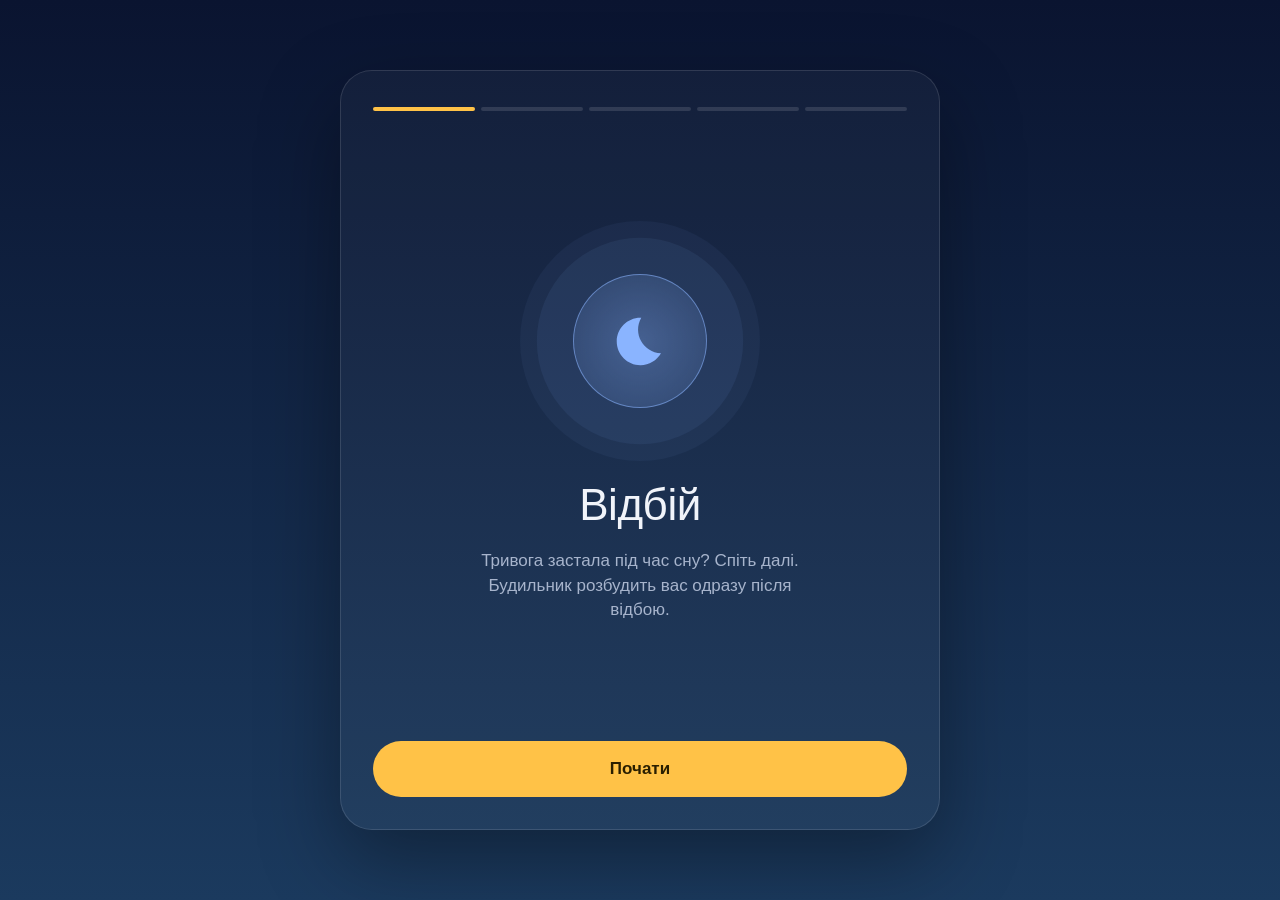
<file: web/index.html>
<!doctype html>
<html lang="uk">
<head>
  <meta charset="utf-8">
  <meta name="viewport" content="width=device-width, initial-scale=1, viewport-fit=cover">
  <title>Відбій</title>
  <meta name="description" content="Будильник, що будить після відбою повітряної тривоги.">
  <link rel="canonical" href="https://vidbiy.ishawyha.dev/">
  <meta property="og:type" content="website">
  <meta property="og:locale" content="uk_UA">
  <meta property="og:site_name" content="Відбій">
  <meta property="og:url" content="https://vidbiy.ishawyha.dev/">
  <meta property="og:title" content="Відбій — будильник після відбою повітряної тривоги">
  <meta property="og:description" content="Спіть під час тривоги. Будильник розбудить, щойно у вашій громаді настане відбій. Android і Web (PWA).">
  <meta property="og:image" content="https://vidbiy.ishawyha.dev/og.png">
  <meta property="og:image:width" content="1200">
  <meta property="og:image:height" content="630">
  <meta property="og:image:alt" content="Відбій: будильник, що будить після відбою повітряної тривоги">
  <meta name="twitter:card" content="summary_large_image">
  <meta name="twitter:title" content="Відбій — будильник після відбою повітряної тривоги">
  <meta name="twitter:description" content="Спіть під час тривоги. Будильник розбудить, щойно у вашій громаді настане відбій.">
  <meta name="twitter:image" content="https://vidbiy.ishawyha.dev/og.png">
  <meta name="theme-color" content="#0A1430">
  <meta name="apple-mobile-web-app-capable" content="yes">
  <meta name="mobile-web-app-capable" content="yes">
  <meta name="apple-mobile-web-app-status-bar-style" content="black-translucent">
  <meta name="apple-mobile-web-app-title" content="Відбій">
  <link rel="manifest" href="manifest.webmanifest">
  <link rel="icon" href="icons/favicon.svg" type="image/svg+xml">
  <link rel="apple-touch-icon" href="icons/apple-touch-icon.png">
  <link rel="stylesheet" href="style.css">
  <script type="module" src="app.js"></script>
</head>
<body>
  <!-- Android: запропонувати програму замість сайту -->
  <section id="get-android" class="screen" hidden>
    <div class="grow center">
      <img class="app-icon" src="icons/icon-192.png" alt="" width="96" height="96">
      <h2>Для Android є програма</h2>
      <p class="lead">Вона надійніша за сайт: будильник спрацює навіть на заблокованому телефоні, а сторінку не треба тримати відкритою.</p>
      <ol class="steps-list">
        <li>Завантажте файл <b>Vidbiy.apk</b>.</li>
        <li>Відкрийте його й дозвольте встановлення з цього джерела.</li>
        <li>Запустіть «Відбій» і дайте дозволи.</li>
      </ol>
    </div>
    <div class="actions">
      <a class="btn primary" id="apk-download" href="https://github.com/OlexiyOdarchuk/vidbiy/releases/latest/download/Vidbiy.apk">Завантажити APK</a>
      <button class="btn text" data-continue>Продовжити на сайті</button>
    </div>
  </section>

  <!-- iPhone у Safari: як додати на початковий екран -->
  <section id="install-ios" class="screen" hidden>
    <div class="grow scroll">
      <div class="center ios-head">
        <img class="app-icon" src="icons/apple-touch-icon.png" alt="" width="96" height="96">
        <h2>Встановіть на iPhone</h2>
        <p class="lead">Так «Відбій» відкриватиметься як окрема програма на весь екран, без панелей Safari.</p>
      </div>
      <div class="cards">
        <div class="card"><span class="badge num">1</span><div><h3>Натисніть «Поділитися»</h3><p>Кнопка <span class="inline-icon" data-icon="share"></span> внизу екрана Safari (на iPad — угорі).</p></div></div>
        <div class="card"><span class="badge num">2</span><div><h3>Оберіть «На початковий екран»</h3><p>Прокрутіть список дій донизу й натисніть <span class="inline-icon" data-icon="add"></span> «На початковий екран».</p></div></div>
        <div class="card"><span class="badge num">3</span><div><h3>Натисніть «Додати»</h3><p>Потім відкрийте «Відбій» з іконки на початковому екрані.</p></div></div>
      </div>
      <p class="foot">Відкрили не в Safari? Скопіюйте адресу й відкрийте її в Safari: інші браузери на iPhone можуть не мати цього пункту.</p>
    </div>
    <div class="actions">
      <button class="btn text" data-continue>Продовжити в браузері</button>
    </div>
  </section>

  <!-- Знайомство з програмою -->
  <section id="onboarding" class="screen" hidden>
    <div class="steps" aria-hidden="true"><i></i><i></i><i></i><i></i><i></i></div>

    <div class="step" data-step="0">
      <div class="grow center">
        <div class="orb" data-phase="IDLE"></div>
        <h1 class="display">Відбій</h1>
        <p class="lead">Тривога застала під час сну? Спіть далі. Будильник розбудить вас одразу після відбою.</p>
      </div>
      <button class="btn primary" data-next>Почати</button>
    </div>

    <div class="step" data-step="1">
      <div class="grow scroll">
        <h2 id="howto-title"></h2>
        <p class="lead" id="howto-lead"></p>
        <div class="cards" id="howto-cards"></div>
      </div>
      <button class="btn primary" data-next>Зрозуміло</button>
    </div>

    <div class="step" data-step="2">
      <div class="grow scroll">
        <h2>Що ще вміє будильник</h2>
        <p class="lead">Усе це вмикається в налаштуваннях, коли знадобиться.</p>
        <div class="cards compact">
          <div class="card info"><span class="badge" data-icon="alarm"></span><div><h3>Кілька будильників на час</h3><p>Наприклад, 07:30 у будні й 10:00 у вихідні. Під час тривоги будильник чекає відбою.</p></div></div>
          <div class="card info"><span class="badge" data-icon="bedtime"></span><div><h3>Правила нічної тривоги</h3><p>Була тривога вночі — будильник спрацює пізніше або не дзвонитиме, як заведено на навчанні чи роботі.</p></div></div>
          <div class="card info"><span class="badge" data-icon="shield"></span><div><h3>Відбій, що утримався</h3><p>Будильник може зачекати кілька хвилин, щоб не будити, якщо тривогу оголосять знову.</p></div></div>
          <div class="card info"><span class="badge" data-icon="charge"></span><div><h3>Перевірка перед сном та історія</h3><p>Попередить про низький заряд чи відсутність інтернету, а зранку покаже, коли була тривога й відбій.</p></div></div>
          <div class="card info"><span class="badge" data-icon="bell"></span><div><h3>Сповіщення, коли сторінка закрита</h3><p>Запасний сигнал, якщо браузер призупинив сторінку.</p></div></div>
          <div class="card info"><span class="badge" data-icon="calc"></span><div><h3>Щоб точно прокинутися</h3><p>Вимкнення через приклад чи струшування телефона, а голос назве причину сигналу й час.</p></div></div>
          <div class="card info"><span class="badge" data-icon="home"></span><div><h3>Розумний дім і статистика</h3><p>Після відбою сайт може надіслати запит, наприклад Home Assistant, щоб увімкнути світло. А статистика покаже, як часто ночі бувають тривожними.</p></div></div>
        </div>
      </div>
      <button class="btn primary" data-next>Далі</button>
    </div>

    <div class="step" data-step="3">
      <h2>Де ви навчаєтесь чи працюєте?</h2>
      <p class="lead">Будильник стежитиме за тривогою саме тут. Можна обрати область, район або громаду.</p>
      <div class="picker grow" id="onboarding-picker"></div>
      <button class="btn primary" data-next id="region-next">Далі</button>
    </div>

    <div class="step" data-step="4">
      <h2>Оберіть звук</h2>
      <p class="lead">Натисніть, щоб послухати. Можна обрати й свій файл.</p>
      <div class="grow scroll" id="onboarding-sounds"></div>
      <button class="btn primary" data-finish>Почати користуватися</button>
    </div>
  </section>

  <!-- Головний екран -->
  <section id="home" class="screen" hidden>
    <header class="topbar">
      <span class="brand desktop-only"><img src="icons/favicon.svg" alt="" width="28" height="28">Відбій</span>
      <button class="chip" id="region-chip"><span data-icon="pin"></span><span id="region-name"></span><span data-icon="down" class="dim"></span></button>
      <a class="icon-btn desktop-only" href="https://github.com/OlexiyOdarchuk/vidbiy" target="_blank" rel="noopener" aria-label="Код на GitHub" title="Код на GitHub"><span data-icon="github"></span></a>
      <button class="icon-btn" id="open-settings" aria-label="Налаштування"><span data-icon="gear"></span></button>
    </header>

    <div class="hero">
      <button class="orb big" id="main-orb" data-phase="IDLE" aria-describedby="orb-hint"></button>
      <span class="hint" id="orb-hint"><span data-icon="touch"></span><span id="hint-text"></span></span>
      <h1 id="title"></h1>
      <p class="lead" id="subtitle"></p>
      <p class="source" id="source" hidden><i></i><span></span></p>
    </div>

    <div class="bottom">
      <div class="banner" id="install-banner" hidden>
        <span data-icon="add"></span>
        <p>Додайте на початковий екран: <span class="inline-icon" data-icon="share"></span> «Поділитися» → «На початковий екран».</p>
      </div>
      <div class="banner bedtime" id="bedtime-card" hidden>
        <span data-icon="warn"></span>
        <div><b>Перед сном варто перевірити</b><ul id="bedtime-list"></ul></div>
      </div>
      <div class="schedule-card" id="schedule-card" role="button" tabindex="0">
        <span class="badge" data-icon="alarm"></span>
        <span class="schedule-text">
          <small>Будильник на час</small>
          <b id="schedule-card-time"></b>
          <small id="schedule-card-sub"></small>
        </span>
        <input type="checkbox" class="switch" id="schedule-card-switch" aria-label="Будильник на час">
      </div>
      <div class="tiles">
        <button class="tile" id="tile-cutoff"><span data-icon="clock"></span><small>Не будити після</small><b id="cutoff-value"></b></button>
        <button class="tile" id="tile-conn"><span data-icon="warn"></span><small>Якщо зник зв'язок</small><b id="conn-value"></b></button>
      </div>
      <div class="phone-card desktop-only">
        <h3>На телефоні</h3>
        <p>Наведіть камеру телефона на код.</p>
        <div class="qr-grid">
          <figure>
            <img src="qr/site.svg" alt="QR-код сайту для iPhone" width="132" height="132">
            <figcaption><b><span data-icon="apple"></span>iPhone</b><span>Відкриє сайт, який можна додати на початковий екран</span>
              <button class="link" id="show-ios-help">Як встановити</button></figcaption>
          </figure>
          <figure>
            <img src="qr/apk.svg" alt="QR-код для завантаження програми на Android" width="132" height="132">
            <figcaption><b><span data-icon="android"></span>Android</b><span>Завантажить програму, яка працює у фоні</span></figcaption>
          </figure>
        </div>
      </div>
      <ol class="how desktop-only">
        <li><b>Оберіть місце</b><span>Область, район або громаду, де ви навчаєтесь чи працюєте.</span></li>
        <li><b>Натисніть на місяць</b><span>Коли тривога застала під час сну. Вкладку не закривайте.</span></li>
        <li><b>Прокиньтеся після відбою</b><span>Пролунає гучний сигнал. Вимкнути його можна однією кнопкою.</span></li>
      </ol>
    </div>
  </section>

  <!-- Налаштування -->
  <section id="settings" class="screen" hidden>
    <header class="topbar">
      <button class="icon-btn" data-back aria-label="Назад"><span data-icon="back"></span></button>
      <h2 class="bar-title">Налаштування</h2>
    </header>
    <div class="scroll">
      <p class="notice" id="settings-locked" hidden>Налаштування можна змінити, коли будильник вимкнено.</p>
      <h4>Будильник</h4>
      <div class="group">
        <button class="row" id="row-schedule"><span class="badge" data-icon="alarm"></span><span><b>Будильники на час</b><small id="row-schedule-value"></small></span><span data-icon="right" class="dim"></span></button>
        <button class="row" id="row-rules"><span class="badge" data-icon="bedtime"></span><span><b>Правила нічної тривоги</b><small id="row-rules-value"></small></span><span data-icon="right" class="dim"></span></button>
        <button class="row" id="row-region"><span class="badge" data-icon="pin"></span><span><b>Регіон</b><small id="row-region-value"></small></span><span data-icon="right" class="dim"></span></button>
        <button class="row" id="row-cutoff"><span class="badge" data-icon="clock"></span><span><b>Не будити після</b><small id="row-cutoff-value"></small></span><span data-icon="right" class="dim"></span></button>
        <button class="row" id="row-sound"><span class="badge" data-icon="music"></span><span><b>Звук будильника</b><small id="row-sound-value"></small></span><span data-icon="right" class="dim"></span></button>
        <label class="row"><span class="badge" data-icon="warn"></span><span><b>Будити, якщо зник зв'язок</b><small>Якщо жодне джерело не відповідає понад 5 хвилин</small></span><input type="checkbox" class="switch" id="conn-switch"></label>
        <button class="row" id="row-stable"><span class="badge" data-icon="shield"></span><span><b>Чекати, щоб відбій утримався</b><small id="row-stable-value"></small></span><span data-icon="right" class="dim"></span></button>
      </div>
      <h4>Вимкнення будильника</h4>
      <div class="group">
        <button class="row" id="row-dismiss"><span class="badge" data-icon="calc"></span><span><b>Як вимикати</b><small id="row-dismiss-value"></small></span><span data-icon="right" class="dim"></span></button>
        <button class="row" id="row-math-level" hidden><span class="badge" data-icon="calc"></span><span><b>Складність прикладів</b><small id="row-math-level-value"></small></span><span data-icon="right" class="dim"></span></button>
        <button class="row" id="row-math-count" hidden><span class="badge" data-icon="check"></span><span><b>Скільки прикладів</b><small id="row-math-count-value"></small></span><span data-icon="right" class="dim"></span></button>
        <button class="row" id="row-shake-count" hidden><span class="badge" data-icon="vibration"></span><span><b>Скільки струсів</b><small id="row-shake-count-value"></small></span><span data-icon="right" class="dim"></span></button>
        <label class="row"><span class="badge" data-icon="voice"></span><span><b>Оголошувати голосом</b><small id="voice-note">Під час сигналу голос назве причину й час</small></span><input type="checkbox" class="switch" id="voice-switch"></label>
      </div>
      <h4>Сповіщення й підказки</h4>
      <div class="group">
        <label class="row"><span class="badge" data-icon="charge"></span><span><b>Перевірка перед сном</b><small>Попередить про низький заряд чи відсутність інтернету</small></span><input type="checkbox" class="switch" id="bedtime-switch"></label>
        <label class="row"><span class="badge" data-icon="vibration"></span><span><b>Повідомляти про початок тривоги</b><small>Тихо, лише вібрацією</small></span><input type="checkbox" class="switch" id="notice-switch"></label>
        <button class="row" id="row-sunrise"><span class="badge" data-icon="sunrise"></span><span><b>Світанок перед будильником</b><small id="row-sunrise-value"></small></span><span data-icon="right" class="dim"></span></button>
        <label class="row"><span class="badge" data-icon="bell"></span><span><b>Сповіщення, коли сторінка закрита</b><small>Запасний сигнал, якщо браузер призупинив сторінку. На iPhone — лише для програми з початкового екрана (iOS 16.4+)</small></span><input type="checkbox" class="switch" id="push-switch"></label>
      </div>
      <h4>Інше</h4>
      <div class="group">
        <button class="row" id="row-history"><span class="badge" data-icon="history"></span><span><b>Історія ночей</b><small>Коли була тривога, відбій і сигнал</small></span><span data-icon="right" class="dim"></span></button>
        <button class="row" id="row-stats"><span class="badge" data-icon="chart"></span><span><b>Статистика</b><small>Ваші ночі й тривоги у вашому місці</small></span><span data-icon="right" class="dim"></span></button>
        <button class="row" id="row-hooks"><span class="badge" data-icon="home"></span><span><b>Розумний дім і вебхуки</b><small id="row-hooks-value"></small></span><span data-icon="right" class="dim"></span></button>
        <button class="row" id="row-test"><span class="badge" data-icon="volume"></span><span><b>Перевірити звук будильника</b></span><span data-icon="right" class="dim"></span></button>
        <button class="row" id="row-howto"><span class="badge" data-icon="info"></span><span><b id="row-howto-title">Як це працює</b></span><span data-icon="right" class="dim"></span></button>
        <a class="row" href="https://github.com/OlexiyOdarchuk/vidbiy/releases/latest" target="_blank" rel="noopener"><span class="badge" data-icon="android"></span><span><b>Програма для Android</b><small>Працює у фоні, навіть коли телефон заблоковано</small></span><span data-icon="right" class="dim"></span></a>
        <a class="row" href="https://github.com/OlexiyOdarchuk/vidbiy" target="_blank" rel="noopener"><span class="badge" data-icon="github"></span><span><b>Відкритий код на GitHub</b><small>Можна переглянути код, повідомити про помилку чи запропонувати ідею</small></span><span data-icon="right" class="dim"></span></a>
      </div>
      <p class="foot">Дані: siren.pp.ua (ukrainealarm), запасне джерело — ubilling.net.ua. Жодне джерело не гарантує 100% надійності, тож для важливих подій варто мати й звичайний будильник.</p>
    </div>
  </section>

  <!-- Вибір регіону -->
  <section id="region" class="screen" hidden>
    <header class="topbar">
      <button class="icon-btn" data-back aria-label="Назад"><span data-icon="back"></span></button>
      <h2 class="bar-title" id="region-title">Регіон</h2>
    </header>
    <div class="picker grow" id="screen-picker"></div>
  </section>

  <!-- Вибір звуку -->
  <section id="sounds" class="screen" hidden>
    <header class="topbar">
      <button class="icon-btn" data-back aria-label="Назад"><span data-icon="back"></span></button>
      <h2 class="bar-title">Звук будильника</h2>
    </header>
    <div class="scroll grow" id="sound-list"></div>
  </section>

  <!-- Будильники на час -->
  <section id="schedule" class="screen" hidden>
    <header class="topbar">
      <button class="icon-btn" data-back aria-label="Назад"><span data-icon="back"></span></button>
      <h2 class="bar-title">Будильники на час</h2>
    </header>
    <div class="scroll grow">
      <p class="lead center-text" id="schedule-next"></p>
      <div class="alarm-list" id="alarm-list"></div>
      <button class="btn tonal wide" id="alarm-add"><span data-icon="plus"></span>Додати будильник</button>
      <h4>Як це працює</h4>
      <div class="group pad">
        <ul class="how-list">
          <li>Перед сном торкніться місяця й не закривайте сторінку: вона чекатиме найближчого будильника.</li>
          <li>У цей час програма перевіряє, чи є тривога в місці будильника.</li>
          <li>Тривоги немає — будильник дзвонить одразу, як звичайний.</li>
          <li>Триває тривога — будильник чекає й будить після відбою.</li>
          <li>Якщо в будильнику ввімкнено «Пізніше після нічної тривоги», спершу діють правила нічної тривоги.</li>
          <li>«Не будити після» діє й тут: якщо відбій настане пізніше, будильник промовчить.</li>
          <li>Немає інтернету — будильник дзвонить за розкладом, щоб ви не проспали.</li>
        </ul>
      </div>
    </div>
  </section>

  <!-- Один будильник на час -->
  <section id="alarm-edit" class="screen" hidden>
    <header class="topbar">
      <button class="icon-btn" data-back aria-label="Назад"><span data-icon="back"></span></button>
      <h2 class="bar-title">Будильник</h2>
      <input type="checkbox" class="switch" id="alarm-switch" aria-label="Увімкнено" style="margin-left:auto">
    </header>
    <div class="scroll grow">
      <label class="schedule-time">
        <input type="time" id="alarm-time" aria-label="Час будильника">
      </label>
      <p class="lead center-text" id="alarm-next"></p>
      <h4>Дні</h4>
      <div class="group pad">
        <div class="days" id="alarm-days"></div>
        <div class="presets" id="alarm-presets"></div>
        <p class="hint-text" id="alarm-days-note" hidden></p>
      </div>
      <h4>Місце</h4>
      <div class="group">
        <button class="row" id="row-alarm-place"><span class="badge" data-icon="pin"></span><span><b id="alarm-place-value"></b><small id="alarm-place-sub"></small></span><span data-icon="right" class="dim"></span></button>
        <button class="row" id="row-alarm-place-reset" hidden><span class="badge" data-icon="undo"></span><span><b>Як основне місце</b><small id="alarm-place-main"></small></span></button>
      </div>
      <h4>Нічна тривога</h4>
      <div class="group">
        <label class="row"><span class="badge" data-icon="bedtime"></span><span><b>Пізніше після нічної тривоги</b><small id="alarm-night-note"></small></span><input type="checkbox" class="switch" id="alarm-night-switch"></label>
        <button class="row" id="row-alarm-rules"><span class="badge" data-icon="gear"></span><span><b>Налаштувати правила</b></span><span data-icon="right" class="dim"></span></button>
      </div>
      <button class="btn text danger wide" id="alarm-delete">Видалити будильник</button>
    </div>
  </section>

  <!-- Правила нічної тривоги -->
  <section id="rules" class="screen" hidden>
    <header class="topbar">
      <button class="icon-btn" data-back aria-label="Назад"><span data-icon="back"></span></button>
      <h2 class="bar-title">Правила нічної тривоги</h2>
    </header>
    <div class="scroll grow">
      <p class="lead rules-lead">Зручно для навчання чи роботи, де після нічної тривоги початок переносять. Якщо вночі була тривога, будильник на час спрацює пізніше або не дзвонитиме.</p>
      <p class="notice" id="rules-usage"></p>
      <h4>Правила</h4>
      <div class="group" id="rules-list"></div>
      <p class="hint-text pad-x" id="rules-empty">Правил ще немає. Наприклад: якщо тривога була з 00:00 до 06:00 — будити о 09:00.</p>
      <button class="btn tonal wide" id="rule-add"><span data-icon="plus"></span>Додати правило</button>
      <h4>Як це працює</h4>
      <div class="group pad">
        <ul class="how-list">
          <li>Правила перевіряються в час будильника за історією тривог у місці будильника.</li>
          <li>Тривалість — сума всіх тривог у заданому проміжку ночі.</li>
          <li>Якщо спрацювало кілька правил, «Не будити» важливіше, інакше обирається найпізніший час.</li>
          <li>У новий час діє звичайна логіка: триває тривога — будильник чекає відбою.</li>
          <li>Не вдалося отримати історію — будильник спрацює за розкладом, щоб ви не проспали.</li>
        </ul>
      </div>
    </div>
  </section>

  <!-- Одне правило -->
  <section id="rule-edit" class="screen" hidden>
    <header class="topbar">
      <button class="icon-btn" data-back aria-label="Назад"><span data-icon="back"></span></button>
      <h2 class="bar-title">Правило</h2>
      <input type="checkbox" class="switch" id="rule-switch" aria-label="Увімкнено" style="margin-left:auto">
    </header>
    <div class="scroll grow">
      <p class="lead center-text rule-summary" id="rule-summary"></p>
      <h4>Проміжок ночі</h4>
      <div class="group pad fields">
        <label class="field"><span>З</span><input type="time" id="rule-from"></label>
        <label class="field"><span>До</span><input type="time" id="rule-to"></label>
      </div>
      <h4>Якщо тривога тривала</h4>
      <div class="group pad">
        <select id="rule-min" class="select" aria-label="Тривалість тривоги"></select>
      </div>
      <h4>Тоді</h4>
      <div class="group pad fields column">
        <select id="rule-action" class="select" aria-label="Дія">
          <option value="AT">Будити о …</option>
          <option value="LATER">Будити пізніше на …</option>
          <option value="SKIP">Не будити</option>
        </select>
        <label class="field" id="rule-at-field"><span>Будити о</span><input type="time" id="rule-at"></label>
        <select id="rule-later" class="select" aria-label="На скільки пізніше"></select>
      </div>
      <button class="btn text danger wide" id="rule-delete">Видалити правило</button>
    </div>
  </section>

  <!-- Історія ночей -->
  <section id="history" class="screen" hidden>
    <header class="topbar">
      <button class="icon-btn" data-back aria-label="Назад"><span data-icon="back"></span></button>
      <h2 class="bar-title">Історія ночей</h2>
    </header>
    <div class="scroll grow">
      <div class="history-list" id="history-list"></div>
      <p class="hint-text pad-x" id="history-empty">Тут з'являться ночі, коли будильник стежив за тривогою.</p>
      <button class="btn text danger wide" id="history-clear">Очистити історію</button>
    </div>
  </section>

  <!-- Розумний дім і вебхуки -->
  <section id="hooks" class="screen" hidden>
    <header class="topbar">
      <button class="icon-btn" data-back aria-label="Назад"><span data-icon="back"></span></button>
      <h2 class="bar-title">Розумний дім і вебхуки</h2>
    </header>
    <div class="scroll grow">
      <p class="lead rules-lead">Сайт надсилатиме запит на вказану адресу, коли щось стається: наприклад, щоб після відбою Home Assistant увімкнув світло чи чайник.</p>
      <div class="group" id="hooks-list"></div>
      <p class="hint-text pad-x" id="hooks-empty">Ще немає жодного вебхука.</p>
      <button class="btn tonal wide" id="hook-add"><span data-icon="plus"></span>Додати вебхук</button>
      <p class="notice">Сайт може надсилати лише на адреси https. Для локальних адрес, як-от http://homeassistant.local, — програма для Android.</p>
    </div>
  </section>

  <!-- Один вебхук -->
  <section id="hook-edit" class="screen" hidden>
    <header class="topbar">
      <button class="icon-btn" data-back aria-label="Назад"><span data-icon="back"></span></button>
      <h2 class="bar-title">Вебхук</h2>
      <input type="checkbox" class="switch" id="hook-switch" aria-label="Увімкнено" style="margin-left:auto">
    </header>
    <div class="scroll grow">
      <h4>Куди</h4>
      <div class="group pad fields column">
        <label class="field"><span>Назва</span><input type="text" id="hook-name" class="text-input" placeholder="Світло в спальні"></label>
        <label class="field"><span>Адреса</span><input type="url" id="hook-url" class="text-input" placeholder="https://…/api/webhook/vidbiy" autocomplete="off" spellcheck="false"></label>
        <p class="hint-text warn-text" id="hook-url-warn" hidden>Сайт може надсилати лише на адреси https.</p>
        <label class="field"><span>Метод</span>
          <select id="hook-method" class="select"><option>POST</option><option>GET</option><option>PUT</option></select>
        </label>
      </div>
      <h4>Коли надсилати</h4>
      <div class="group" id="hook-events"></div>
      <h4>Додатково</h4>
      <div class="group pad fields column">
        <label class="field"><span>Заголовки, по одному в рядку</span><textarea id="hook-headers" class="text-input" rows="2" placeholder="Authorization: Bearer …" spellcheck="false"></textarea></label>
        <label class="field" id="hook-body-field"><span>Тіло запиту</span><textarea id="hook-body" class="text-input mono" rows="4" spellcheck="false"></textarea></label>
        <p class="hint-text">Підстановки: {event}, {event_name}, {place}, {time}, {timestamp}, {reason}. Порожнє тіло — JSON з подією, місцем, часом і причиною.</p>
        <p class="hint-text">Home Assistant: створіть автоматизацію з тригером «Webhook», а тут вкажіть її адресу, наприклад https://ваш-домен/api/webhook/vidbiy.</p>
      </div>
      <button class="btn tonal wide" id="hook-test"><span data-icon="play"></span>Надіслати перевірку</button>
      <p class="lead center-text hook-last" id="hook-last"></p>
      <button class="btn text danger wide" id="hook-delete">Видалити вебхук</button>
    </div>
  </section>

  <!-- Статистика -->
  <section id="stats" class="screen" hidden>
    <header class="topbar">
      <button class="icon-btn" data-back aria-label="Назад"><span data-icon="back"></span></button>
      <h2 class="bar-title">Статистика</h2>
    </header>
    <div class="scroll grow">
      <h4>Ваші ночі за 30 днів</h4>
      <div class="stat-grid" id="stats-mine"></div>
      <p class="hint-text pad-x" id="stats-mine-note"></p>
      <h4 id="stats-region-title">Тривоги у вашому місці</h4>
      <div class="group pad" id="stats-chart-box">
        <p class="chart-title">Тривога вночі (18:00–09:00), останні 14 ночей</p>
        <div class="bars" id="stats-bars" role="img"></div>
        <div class="bars-axis"><span id="stats-axis-from"></span><span>сьогодні</span></div>
      </div>
      <div class="stat-grid" id="stats-region"></div>
      <p class="hint-text pad-x" id="stats-region-note"></p>
    </div>
  </section>

  <!-- Нічний режим: затемнений екран, поки чекаємо на відбій -->
  <div id="night" hidden>
    <div class="night-inner">
      <div class="night-clock" id="night-clock"></div>
      <div class="night-status" id="night-status"></div>
      <div class="night-tip">Торкніться, щоб показати</div>
    </div>
  </div>

  <!-- Будильник -->
  <section id="alarm" hidden>
    <div class="alarm-clock" id="alarm-clock"></div>
    <div class="center">
      <div class="orb big" data-phase="RINGING"></div>
      <h1>Прокидайтеся!</h1>
      <p class="lead" id="alarm-reason"></p>
    </div>
    <div class="alarm-task" id="alarm-task" hidden>
      <div id="task-math" hidden>
        <p class="task-progress" id="task-math-progress"></p>
        <p class="task-problem" id="task-problem"></p>
        <form id="task-form" class="task-form">
          <input type="text" id="task-answer" inputmode="numeric" autocomplete="off" aria-label="Відповідь" enterkeyhint="done">
          <button class="btn primary">Перевірити</button>
        </form>
        <p class="task-wrong" id="task-wrong" hidden>Неправильно, ось інший приклад</p>
      </div>
      <div id="task-shake" hidden>
        <p class="task-problem small">Струсніть телефон</p>
        <p class="task-progress" id="task-shake-count"></p>
        <div class="meter"><i id="task-shake-bar"></i></div>
      </div>
    </div>
    <div class="alarm-actions">
      <button class="btn primary tall" id="alarm-stop">Вимкнути</button>
      <button class="btn text" id="alarm-snooze"><span data-icon="snooze"></span>Ще 5 хвилин</button>
    </div>
  </section>

  <dialog id="cutoff-dialog">
    <form method="dialog">
      <h3>Не будити після</h3>
      <p>Якщо відбій настане пізніше, будильник вимкнеться без сигналу. Наприклад, коли пари вже закінчились.</p>
      <input type="time" id="cutoff-input" value="14:30">
      <div class="dialog-actions">
        <button value="clear" class="btn text">Без обмеження</button>
        <button value="ok" class="btn text accent">Готово</button>
      </div>
    </form>
  </dialog>

  <dialog id="choice-dialog">
    <form method="dialog">
      <h3 id="choice-title"></h3>
      <p id="choice-note" hidden></p>
      <div class="choice-list" id="choice-list"></div>
      <div class="dialog-actions">
        <button value="" class="btn text">Скасувати</button>
      </div>
    </form>
  </dialog>

  <dialog id="bedtime-dialog">
    <form method="dialog">
      <h3>Перед сном варто перевірити</h3>
      <ul class="bedtime-items" id="bedtime-dialog-list"></ul>
      <div class="dialog-actions">
        <button value="" class="btn text">Скасувати</button>
        <button value="arm" class="btn text accent">Увімкнути все одно</button>
      </div>
    </form>
  </dialog>

  <div id="toast" role="status" hidden></div>

  <audio id="sound" loop preload="auto"></audio>
</body>
</html>
</file>
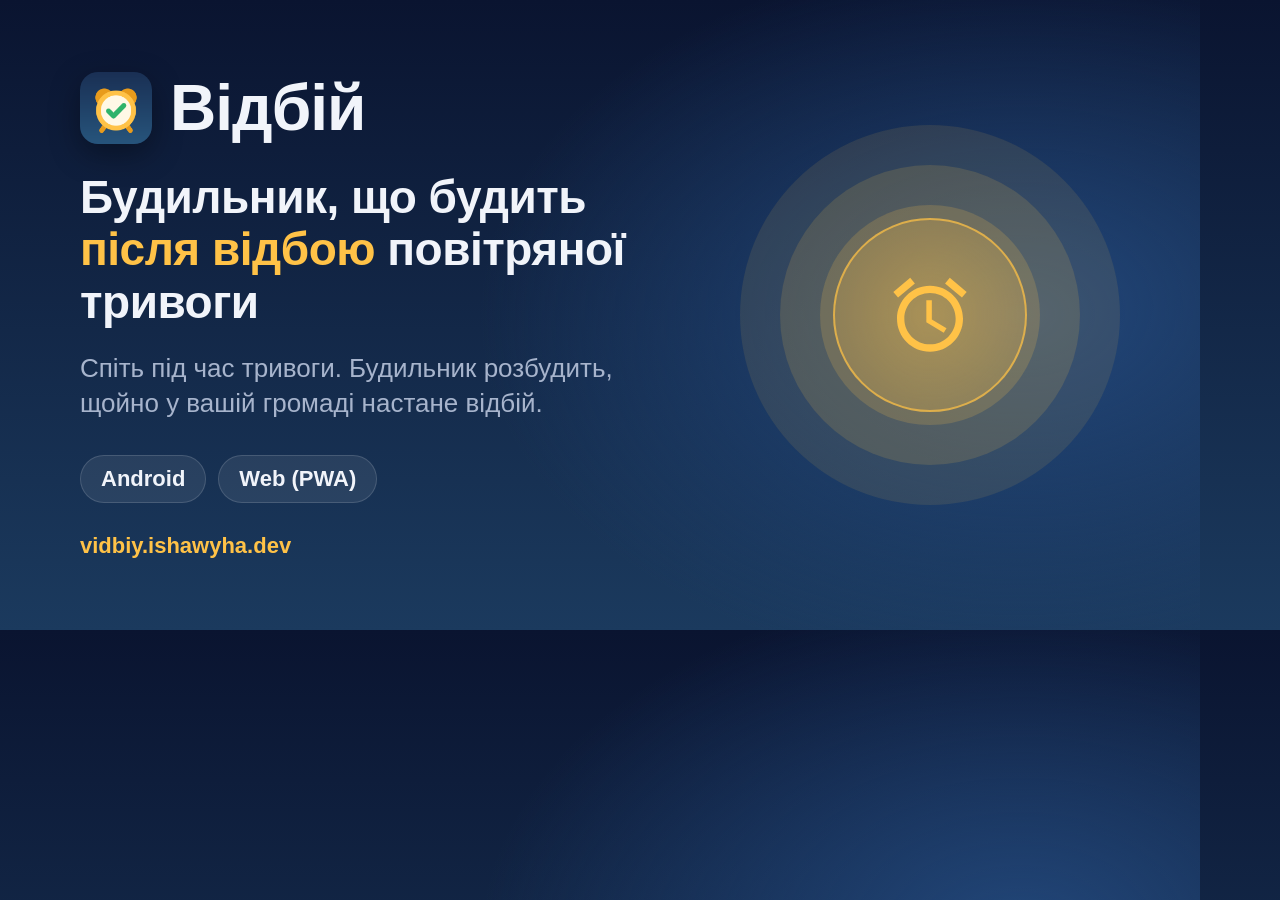
<file: tools/og.html>
<!doctype html>
<html lang="uk">
<head>
<meta charset="utf-8">
<style>
  html, body { margin: 0; width: 1200px; height: 630px; overflow: hidden; }
  body {
    background: radial-gradient(900px 600px at 85% 50%, #22477a 0%, transparent 60%), linear-gradient(#0a1430, #1b3a5e);
    color: #f1f4fa; font-family: "Inter", "Roboto", "Noto Sans", sans-serif;
    display: flex; align-items: center; padding: 0 80px; box-sizing: border-box; gap: 40px;
  }
  .text { flex: 1; }
  .brand { display: flex; align-items: center; gap: 18px; margin-bottom: 26px; }
  .brand img { width: 72px; height: 72px; border-radius: 18px; box-shadow: 0 10px 30px rgba(0,0,0,.35); }
  .brand span { font-size: 64px; font-weight: 700; letter-spacing: -1px; }
  h1 { margin: 0 0 22px; font-size: 46px; line-height: 1.15; font-weight: 650; letter-spacing: -.5px; max-width: 640px; }
  h1 em { font-style: normal; color: #ffc247; }
  p { margin: 0 0 34px; font-size: 26px; color: #a7b4cc; max-width: 600px; line-height: 1.35; }
  .chips { display: flex; gap: 12px; }
  .chips span { padding: 10px 20px; border-radius: 999px; background: rgba(255,255,255,.08); border: 1px solid rgba(255,255,255,.14); font-size: 22px; font-weight: 600; }
  .domain { margin-top: 30px; font-size: 22px; color: #ffc247; font-weight: 600; }
  .orb { position: relative; width: 380px; height: 380px; flex: none; display: grid; place-items: center; }
  .orb i { position: absolute; inset: 0; border-radius: 50%; background: rgba(255,194,71,.10); }
  .orb i:nth-child(2) { inset: 40px; background: rgba(255,194,71,.14); }
  .orb i:nth-child(3) { inset: 80px; background: rgba(255,194,71,.18); }
  .core { position: relative; width: 190px; height: 190px; border-radius: 50%; display: grid; place-items: center;
    background: radial-gradient(rgba(255,194,71,.40), rgba(255,194,71,.14)); border: 2px solid rgba(255,194,71,.7); }
  .core svg { width: 88px; height: 88px; fill: #ffc247; }
</style>
</head>
<body>
  <div class="text">
    <div class="brand"><img src="../web/icons/icon-512.png" alt=""><span>Відбій</span></div>
    <h1>Будильник, що будить <em>після відбою</em> повітряної тривоги</h1>
    <p>Спіть під час тривоги. Будильник розбудить, щойно у вашій громаді настане відбій.</p>
    <div class="chips"><span>Android</span><span>Web (PWA)</span></div>
    <div class="domain">vidbiy.ishawyha.dev</div>
  </div>
  <div class="orb"><i></i><i></i><i></i>
    <div class="core"><svg viewBox="0 0 24 24"><path d="M22 5.72l-4.6-3.86-1.29 1.53 4.6 3.86L22 5.72zM7.88 3.39L6.6 1.86 2 5.71l1.29 1.53 4.59-3.85zM12.5 8H11v6l4.75 2.85.75-1.23-4-2.37V8zM12 4c-4.97 0-9 4.03-9 9s4.02 9 9 9c4.97 0 9-4.03 9-9s-4.03-9-9-9zm0 16c-3.87 0-7-3.13-7-7s3.13-7 7-7 7 3.13 7 7-3.13 7-7 7z"/></svg></div>
  </div>
</body>
</html>
</file>
<file: web/style.css>
:root {
  --sky-top: #0a1430;
  --sky-bottom: #1b3a5e;
  --glass: rgba(255, 255, 255, 0.08);
  --glass-border: rgba(255, 255, 255, 0.12);
  --dialog: #1a2a4a;
  --amber: #ffc247;
  --on-amber: #2a1f00;
  --green: #3dd68c;
  --red: #ff6b6b;
  --blue: #8ab4ff;
  --text: #f1f4fa;
  --text-dim: #a7b4cc;
  --gutter: 20px;
  color-scheme: dark;
}

* { box-sizing: border-box; -webkit-tap-highlight-color: transparent; }
[hidden] { display: none !important; }

html, body { margin: 0; height: 100%; }
body {
  background: linear-gradient(var(--sky-top), var(--sky-bottom)) fixed;
  background-color: var(--sky-top);
  color: var(--text);
  font: 16px/1.45 -apple-system, BlinkMacSystemFont, "SF Pro Text", "Segoe UI", Roboto, sans-serif;
  -webkit-font-smoothing: antialiased;
  overscroll-behavior: none;
}
button, input, a { font: inherit; color: inherit; }
button { background: none; border: 0; padding: 0; cursor: pointer; }
a { text-decoration: none; }

svg.i { width: 24px; height: 24px; fill: currentColor; flex: none; display: block; }
.dim { color: var(--text-dim); }
.inline-icon svg.i { display: inline-block; width: 18px; height: 18px; vertical-align: -3px; color: var(--amber); }

h1, h2, h3, h4, p { margin: 0; }
h1 { font-size: 28px; font-weight: 650; letter-spacing: -0.01em; }
h2 { font-size: 26px; font-weight: 650; letter-spacing: -0.01em; }
.display { font-size: 44px; font-weight: 300; }
.lead { color: var(--text-dim); font-size: 17px; max-width: 360px; }

/* Екрани */
.screen {
  min-height: 100dvh;
  display: flex;
  flex-direction: column;
  padding: calc(env(safe-area-inset-top) + 12px) calc(env(safe-area-inset-right) + var(--gutter))
    calc(env(safe-area-inset-bottom) + 16px) calc(env(safe-area-inset-left) + var(--gutter));
  max-width: 560px;
  margin: 0 auto;
}
.grow { flex: 1; min-height: 0; }
.center { display: flex; flex-direction: column; align-items: center; justify-content: center; text-align: center; gap: 12px; }
.scroll { overflow-y: auto; -webkit-overflow-scrolling: touch; }

.topbar { display: flex; align-items: center; gap: 8px; min-height: 52px; margin-bottom: 8px; }
.topbar .chip { margin-right: auto; }
.bar-title { font-size: 21px; }
.icon-btn { width: 44px; height: 44px; border-radius: 50%; display: grid; place-items: center; color: var(--text-dim); }
.icon-btn:active { background: var(--glass); }

.chip {
  display: inline-flex; align-items: center; gap: 6px;
  padding: 8px 10px 8px 12px; border-radius: 999px;
  background: var(--glass); border: 1px solid var(--glass-border);
  font-weight: 600; font-size: 15px; max-width: 75%;
}
.chip svg.i { width: 18px; height: 18px; }
.chip [data-icon="pin"] { color: var(--amber); }
#region-name { white-space: nowrap; overflow: hidden; text-overflow: ellipsis; }

/* Кнопки */
.btn {
  display: inline-flex; align-items: center; justify-content: center; gap: 8px;
  min-height: 56px; padding: 0 24px; border-radius: 999px; font-weight: 650; font-size: 17px;
  transition: transform .12s ease, opacity .12s ease;
}
.btn:active { transform: scale(0.97); }
.btn.primary { width: 100%; background: var(--amber); color: var(--on-amber); }
.btn.tall { min-height: 68px; font-size: 20px; }
.btn.tonal { background: rgba(255, 194, 71, 0.16); color: var(--amber); }
.btn.text { color: var(--text); min-height: 48px; }
.btn.text.accent { color: var(--amber); }

/* Сфера стану */
.orb {
  --c: var(--blue);
  position: relative; width: 210px; height: 210px; flex: none;
  display: grid; place-items: center; border-radius: 50%;
  transition: transform .15s ease;
}
.orb.big { width: min(250px, 62vw); height: min(250px, 62vw); }
button.orb:active { transform: scale(0.93); }
.orb[data-phase="ALERT"] { --c: var(--red); }
.orb[data-phase="RINGING"], .orb[data-phase="SNOOZED"] { --c: var(--amber); }
.orb .ring {
  position: absolute; inset: 0; border-radius: 50%;
  background: color-mix(in srgb, var(--c) 28%, transparent);
  transform: scale(0.56); opacity: 0;
}
.orb[data-phase="IDLE"] .ring { animation: none; opacity: 1; transform: scale(0.86); background: color-mix(in srgb, var(--c) 7%, transparent); }
.orb[data-phase="IDLE"] .ring:nth-child(2) { transform: scale(1); background: color-mix(in srgb, var(--c) 5%, transparent); }
.orb[data-phase="IDLE"] .ring:nth-child(3) { display: none; }
.orb:not([data-phase="IDLE"]) .ring { animation: pulse var(--pulse, 2.8s) linear infinite; }
.orb .ring:nth-child(2) { animation-delay: calc(var(--pulse, 2.8s) / -3); }
.orb .ring:nth-child(3) { animation-delay: calc(var(--pulse, 2.8s) / -1.5); }
.orb[data-phase="ALERT"] { --pulse: 1.8s; }
.orb[data-phase="RINGING"] { --pulse: 1.1s; }
@keyframes pulse {
  from { transform: scale(0.56); opacity: 1; }
  to { transform: scale(1); opacity: 0; }
}
.orb .core {
  position: relative; width: 56%; height: 56%; border-radius: 50%;
  display: grid; place-items: center; color: var(--c);
  background: radial-gradient(color-mix(in srgb, var(--c) 32%, transparent), color-mix(in srgb, var(--c) 10%, transparent));
  border: 1.5px solid color-mix(in srgb, var(--c) 55%, transparent);
}
.orb .core svg.i { width: 43%; height: 43%; }

/* Головний екран */
#home .hero { flex: 1; display: flex; flex-direction: column; align-items: center; justify-content: center; text-align: center; gap: 8px; padding: 16px 0; }
.hint {
  display: inline-flex; align-items: center; gap: 6px; margin: 4px 0 12px;
  padding: 6px 14px; border-radius: 999px; background: rgba(255, 194, 71, 0.12);
  color: var(--amber); font-weight: 600; font-size: 14px;
}
.hint svg.i { width: 16px; height: 16px; }
.source { display: inline-flex; align-items: center; gap: 8px; margin-top: 6px; color: var(--text-dim); font-size: 13px; font-weight: 500; }
.source i { width: 8px; height: 8px; border-radius: 50%; background: var(--green); }
.source.stale i { background: var(--red); }

.bottom { display: flex; flex-direction: column; gap: 12px; }
.tiles { display: grid; grid-template-columns: 1fr 1fr; gap: 12px; }
.tile {
  text-align: left; padding: 16px; border-radius: 24px;
  background: var(--glass); border: 1px solid var(--glass-border);
  display: flex; flex-direction: column; gap: 2px; min-width: 0;
}
.tile [data-icon] { color: var(--amber); margin-bottom: 8px; }
.tile small { color: var(--text-dim); font-size: 13px; }
.tile b { font-size: 17px; font-weight: 600; white-space: nowrap; overflow: hidden; text-overflow: ellipsis; }
.tile:disabled { opacity: 0.5; }

.banner {
  display: flex; gap: 12px; align-items: flex-start; padding: 14px 16px; border-radius: 20px;
  background: rgba(255, 194, 71, 0.10); border: 1px solid rgba(255, 194, 71, 0.35); font-size: 14px;
}
.banner > [data-icon] { color: var(--amber); }

/* Знайомство з програмою */
.steps { display: flex; gap: 6px; padding: 8px 0 4px; }
.steps i { flex: 1; height: 4px; border-radius: 4px; background: var(--glass-border); transition: background .3s; }
.steps i.on { background: var(--amber); }
.step { flex: 1; display: none; flex-direction: column; gap: 12px; min-height: 0; animation: step-in .35s ease; }
.step.active { display: flex; }
.step > h2 { margin-top: 20px; }
.step .scroll h2 { margin: 20px 0 10px; }
.step .scroll .lead { margin-bottom: 20px; }
@keyframes step-in { from { opacity: 0; transform: translateX(24px); } to { opacity: 1; transform: none; } }

.cards { display: flex; flex-direction: column; gap: 12px; }
.card {
  display: flex; gap: 14px; align-items: flex-start; padding: 16px;
  border-radius: 24px; background: var(--glass); border: 1px solid var(--glass-border);
}
.card h3 { font-size: 17px; font-weight: 600; margin-bottom: 2px; }
.card p { color: var(--text-dim); font-size: 15px; }
.card.done { background: rgba(61, 214, 140, 0.08); border-color: rgba(61, 214, 140, 0.35); }
.card.done .badge { color: var(--green); background: rgba(61, 214, 140, 0.16); }
.badge {
  width: 40px; height: 40px; border-radius: 12px; flex: none;
  display: grid; place-items: center; color: var(--amber); background: rgba(255, 194, 71, 0.16);
}
.badge svg.i { width: 22px; height: 22px; }

/* Налаштування */
#settings h4, #schedule h4, #alarm-edit h4, #rules h4, #rule-edit h4, #hook-edit h4, #stats h4 { margin: 22px 8px 8px; font-size: 12px; font-weight: 600; letter-spacing: .06em; text-transform: uppercase; color: var(--text-dim); }
.group { border-radius: 24px; background: var(--glass); border: 1px solid var(--glass-border); overflow: hidden; }
.row { display: flex; align-items: center; gap: 14px; width: 100%; padding: 14px 16px; text-align: left; }
.row + .row { border-top: 1px solid var(--glass-border); }
.row > span:nth-child(2) { flex: 1; display: flex; flex-direction: column; min-width: 0; }
.row b { font-weight: 500; }
.row small { color: var(--text-dim); font-size: 14px; }
.row:disabled, .row.disabled { opacity: 0.45; pointer-events: none; }
.notice { margin-top: 8px; padding: 14px 16px; border-radius: 20px; background: rgba(138, 180, 255, 0.10); border: 1px solid rgba(138, 180, 255, 0.3); font-size: 15px; }
.foot { color: var(--text-dim); font-size: 13px; margin: 20px 8px 8px; }

.switch {
  appearance: none; -webkit-appearance: none; flex: none; margin: 0;
  width: 52px; height: 32px; border-radius: 999px; position: relative;
  background: rgba(255, 255, 255, 0.18); transition: background .2s;
}
.switch::after {
  content: ""; position: absolute; top: 4px; left: 4px; width: 24px; height: 24px; border-radius: 50%;
  background: var(--text-dim); transition: transform .2s, background .2s;
}
.switch:checked { background: var(--amber); }
.switch:checked::after { transform: translateX(20px); background: var(--on-amber); }

/* Вибір регіону */
.picker { display: flex; flex-direction: column; min-height: 0; }
.search {
  display: flex; align-items: center; gap: 10px; padding: 0 14px; min-height: 52px; border-radius: 20px;
  background: var(--glass); border: 1px solid var(--glass-border);
}
.search:focus-within { border-color: var(--amber); }
.search input { flex: 1; min-width: 0; background: none; border: 0; outline: none; font-size: 17px; }
.search input::placeholder { color: var(--text-dim); }
.search [data-icon] { color: var(--text-dim); }
.crumbs { display: inline-flex; align-items: center; gap: 4px; margin-top: 10px; padding: 6px 4px; color: var(--amber); font-weight: 600; font-size: 14px; }
.crumbs svg.i { width: 20px; height: 20px; }
.list { flex: 1; overflow-y: auto; margin-top: 6px; padding-bottom: 12px; -webkit-overflow-scrolling: touch; min-height: 200px; }
.item { display: flex; align-items: center; gap: 12px; width: 100%; padding: 13px 12px; border-radius: 16px; text-align: left; }
.item:active { background: var(--glass); }
.item > span:first-child { flex: 1; display: flex; flex-direction: column; min-width: 0; }
.item small { color: var(--text-dim); font-size: 13px; }
.item .check { color: var(--amber); }
.picker-note { color: var(--text-dim); font-size: 14px; padding: 12px 4px; }

/* Нічний режим */
#night {
  position: fixed; inset: 0; z-index: 20; background: #000;
  display: flex; align-items: center; justify-content: center; text-align: center;
}
.night-inner { transition: transform 2s ease; }
.night-clock { font-size: 64px; font-weight: 200; color: #3b4d6e; font-variant-numeric: tabular-nums; }
.night-status { color: #34435f; font-size: 15px; margin-top: 6px; }
.night-tip { color: #243049; font-size: 13px; margin-top: 24px; }

/* Будильник */
#alarm {
  position: fixed; inset: 0; z-index: 30;
  background: linear-gradient(var(--sky-top), var(--sky-bottom));
  display: flex; flex-direction: column; justify-content: space-between; align-items: center; text-align: center;
  padding: calc(env(safe-area-inset-top) + 32px) calc(env(safe-area-inset-right) + 24px)
    calc(env(safe-area-inset-bottom) + 16px) calc(env(safe-area-inset-left) + 24px);
}
.alarm-clock { font-size: 84px; font-weight: 200; font-variant-numeric: tabular-nums; }
#alarm .center { gap: 10px; }
.alarm-actions { width: 100%; max-width: 480px; display: flex; flex-direction: column; align-items: center; gap: 8px; }

/* Діалог і сповіщення */
dialog {
  border: 0; border-radius: 28px; padding: 24px; width: min(360px, calc(100vw - 32px));
  background: var(--dialog); color: var(--text);
}
dialog::backdrop { background: rgba(0, 0, 0, 0.6); }
dialog h3 { font-size: 22px; font-weight: 600; margin-bottom: 10px; }
dialog p { color: var(--text-dim); font-size: 15px; margin-bottom: 18px; }
dialog input[type="time"] {
  display: block; width: 100%; font-size: 32px; text-align: center; padding: 10px; border-radius: 16px;
  background: var(--glass); border: 1px solid var(--glass-border); color: var(--text);
}
.dialog-actions { display: flex; justify-content: flex-end; gap: 8px; margin-top: 18px; }

#toast {
  position: fixed; left: 50%; bottom: calc(env(safe-area-inset-bottom) + 24px); transform: translateX(-50%);
  z-index: 40; max-width: calc(100vw - 32px); padding: 12px 18px; border-radius: 16px;
  background: #26395e; color: var(--text); font-size: 15px; box-shadow: 0 8px 24px rgba(0, 0, 0, 0.35);
}

@media (prefers-reduced-motion: reduce) {
  .orb .ring { animation-duration: 6s !important; }
  .step { animation: none; }
}

/* Список регіонів прокручується всередині екрана, а не вся сторінка. */
#onboarding, #region { height: 100dvh; min-height: 0; overflow: hidden; }
#onboarding .step[data-step="3"] .picker { min-height: 0; }

/* Вбудований хрестик пошуку дублює власну кнопку очищення. */
.search input::-webkit-search-cancel-button,
.search input::-webkit-search-decoration { -webkit-appearance: none; appearance: none; display: none; }

/* На невисоких екранах коло менше, щоб плитки вміщалися. */
.orb.big { width: min(250px, 62vw, 30dvh); height: min(250px, 62vw, 30dvh); }
#home .hero { padding: 8px 0; gap: 6px; }

.card a { color: var(--amber); font-weight: 600; }
.desktop-only { display: none; }

/* ---------- Комп'ютер ---------- */
@media (min-width: 900px) and (min-height: 560px) {
  /* margin: auto центрує, але не виштовхує вміст за верхній край, коли він вищий за екран. */
  body { display: flex; min-height: 100dvh; padding: 24px; }
  .desktop-only { display: revert; }

  /* Налаштування, вибір регіону й знайомство — панель по центру. */
  .screen {
    width: min(600px, 100%); max-width: none; min-height: 0; margin: auto;
    padding: 28px 32px 32px; border-radius: 32px;
    background: rgba(255, 255, 255, 0.035); border: 1px solid var(--glass-border);
    box-shadow: 0 30px 80px rgba(0, 0, 0, 0.35);
  }
  #onboarding, #region { height: min(760px, calc(100dvh - 48px)); }
  #settings { max-height: calc(100dvh - 48px); overflow-y: auto; }
  #onboarding .step[data-step="0"] .orb, #onboarding .step[data-step="4"] .orb { width: 240px; height: 240px; }

  /* Головний екран: коло ліворуч, налаштування праворуч. */
  #home {
    width: min(1040px, 100%);
    display: grid; grid-template-columns: minmax(0, 1.15fr) minmax(0, 0.85fr);
    grid-template-rows: auto 1fr; column-gap: 56px;
    padding: 28px 40px 40px;
  }
  #home .topbar { grid-column: 1 / -1; margin-bottom: 12px; }
  #home .topbar .chip { margin-right: auto; }
  .brand { display: inline-flex; align-items: center; gap: 10px; font-weight: 650; font-size: 19px; margin-right: 12px; }
  .brand img { border-radius: 8px; }
  #home .hero { padding: 24px 0 8px; gap: 10px; }
  #home .orb.big { width: 300px; height: 300px; }
  #home .bottom { align-self: center; gap: 16px; }
  .tiles { grid-template-columns: 1fr 1fr; }
  .tile { transition: background .15s, border-color .15s; }
  .tile:not(:disabled):hover, .row:not(:disabled):hover, .item:hover, .chip:not(:disabled):hover {
    background: rgba(255, 255, 255, 0.11);
  }
  button.orb.big:hover .core { border-color: color-mix(in srgb, var(--c) 85%, transparent); }
  .btn.primary:hover { filter: brightness(1.06); }

  .how {
    margin: 4px 0 0; padding: 20px 20px 20px 22px; list-style: none; counter-reset: how;
    border-radius: 24px; border: 1px solid var(--glass-border);
    display: flex; flex-direction: column; gap: 16px;
  }
  .how li { counter-increment: how; display: grid; grid-template-columns: 32px 1fr; column-gap: 12px; }
  .how li::before {
    content: counter(how); grid-row: span 2; width: 28px; height: 28px; border-radius: 50%;
    display: grid; place-items: center; font-weight: 700; font-size: 14px;
    color: var(--amber); background: rgba(255, 194, 71, 0.14);
  }
  .how b { font-weight: 600; }
  .how span { color: var(--text-dim); font-size: 14px; }

  .step > h2, .step .scroll h2 { margin-top: 12px; }
  #toast { bottom: 32px; }
}

/* Вибір звуку */
.sound-row .play { color: var(--amber); }
.row .check { color: var(--amber); }
.upload { width: 100%; margin-top: 14px; cursor: pointer; }
.upload svg.i { width: 20px; height: 20px; }
#onboarding-sounds { margin-top: 4px; }

/* Екрани для Android та iPhone */
.app-icon { border-radius: 22px; box-shadow: 0 12px 32px rgba(0, 0, 0, 0.35); }
.actions { display: flex; flex-direction: column; align-items: stretch; gap: 4px; }
.steps-list { text-align: left; margin: 8px 0 0; padding-left: 22px; color: var(--text-dim); max-width: 360px; }
.steps-list li { margin: 6px 0; }
.steps-list b { color: var(--text); }
.ios-head { margin: 12px 0 20px; }
.badge.num { font-weight: 700; font-size: 18px; }
.phone-card { padding: 18px 20px; border-radius: 24px; border: 1px solid var(--glass-border); }
.phone-card h3 { font-size: 16px; font-weight: 600; margin-bottom: 4px; }
.phone-card p { color: var(--text-dim); font-size: 14px; margin-bottom: 12px; }
.phone-links { display: flex; flex-wrap: wrap; gap: 8px; }
.btn.small { min-height: 40px; padding: 0 14px; font-size: 14px; gap: 6px; }
.btn.small svg.i { width: 18px; height: 18px; }

/* QR-коди на комп'ютері */
.qr-grid { display: grid; grid-template-columns: 1fr 1fr; gap: 16px; }
.qr-grid figure { margin: 0; display: flex; flex-direction: column; gap: 10px; }
.qr-grid img { width: 100%; max-width: 148px; height: auto; border-radius: 14px; background: #fff; padding: 6px; }
.qr-grid figcaption { display: flex; flex-direction: column; gap: 2px; font-size: 13px; color: var(--text-dim); }
.qr-grid figcaption b { display: inline-flex; align-items: center; gap: 6px; color: var(--text); font-size: 15px; font-weight: 600; }
.qr-grid figcaption b svg.i { width: 18px; height: 18px; color: var(--amber); }
.link { color: var(--amber); font-weight: 600; font-size: 13px; text-align: left; padding: 2px 0; }

@media (min-width: 900px) and (max-height: 1000px) {
  .how { display: none !important; }
}

@media (min-width: 900px) and (min-height: 560px) {
  .icon-btn.desktop-only { display: grid; }
}

/* Будильник на час */
.schedule-card {
  display: flex; align-items: center; gap: 14px; padding: 14px 16px; border-radius: 24px; cursor: pointer;
  background: var(--glass); border: 1px solid var(--glass-border);
}
.schedule-text { flex: 1; display: flex; flex-direction: column; min-width: 0; }
.schedule-text small { color: var(--text-dim); font-size: 13px; }
.schedule-text b { font-size: 22px; font-weight: 650; line-height: 1.2; }
.schedule-time { display: block; margin: 16px 0 4px; }
.schedule-time input {
  display: block; width: 100%; background: none; border: 0; color: var(--text); text-align: center;
  font-size: 84px; font-weight: 200; font-variant-numeric: tabular-nums; cursor: pointer;
}
.schedule-time input::-webkit-calendar-picker-indicator { display: none; }
.center-text { text-align: center; margin: 0 auto; }
.group.pad { padding: 16px; }
.days { display: flex; justify-content: space-between; gap: 6px; }
.days button {
  width: 42px; height: 42px; border-radius: 50%; font-weight: 600; font-size: 14px;
  background: var(--glass); border: 1px solid var(--glass-border);
}
.days button.on { background: var(--amber); color: var(--on-amber); border-color: var(--amber); }
.presets { display: flex; flex-wrap: wrap; gap: 4px; margin-top: 10px; }
.presets button { padding: 8px 12px; border-radius: 999px; color: var(--text-dim); font-weight: 600; font-size: 14px; }
.presets button.on { color: var(--amber); }
.hint-text { color: var(--text-dim); font-size: 13px; margin-top: 8px; }
.how-list { margin: 0; padding-left: 18px; display: flex; flex-direction: column; gap: 8px; font-size: 15px; }
.how-list li::marker { color: var(--amber); }

/* Відбій, що має протриматися */
.orb[data-phase="CLEARING"] { --c: var(--green); --pulse: 3.4s; }

/* Список будильників на час */
.alarm-list { display: flex; flex-direction: column; gap: 10px; margin: 16px 0 12px; }
.alarm-item {
  display: flex; align-items: center; gap: 12px; padding: 12px 16px 12px 20px; border-radius: 24px;
  background: var(--glass); border: 1px solid var(--glass-border);
}
.alarm-open { flex: 1; min-width: 0; display: flex; flex-direction: column; text-align: left; }
.alarm-open b { font-size: 34px; font-weight: 300; line-height: 1.15; font-variant-numeric: tabular-nums; }
.alarm-open small { color: var(--text-dim); font-size: 14px; }
.alarm-open .inline-icon svg.i { width: 15px; height: 15px; margin-right: 4px; vertical-align: -2px; }
.alarm-item.off .alarm-open { opacity: 0.5; }
.btn.wide { width: 100%; }
.btn.tonal svg.i { width: 20px; height: 20px; }
.btn.danger { color: var(--red); margin-top: 16px; }
.btn:disabled { opacity: 0.45; pointer-events: none; }

/* Рядок з окремим перемикачем: основна частина — кнопка, перемикач — поруч. */
.row.split { padding: 0 16px 0 0; }
.row.split + .row, .row + .row.split, .row.split + .row.split { border-top: 1px solid var(--glass-border); }
.row-main { flex: 1; min-width: 0; display: flex; align-items: center; gap: 14px; padding: 14px 0 14px 16px; text-align: left; }
.row-main > span:nth-child(2) { flex: 1; display: flex; flex-direction: column; min-width: 0; }
.row-main b { font-weight: 500; }

/* Правила */
.rules-lead { margin: 4px 4px 12px; font-size: 15px; max-width: none; }
.rule-summary { margin: 8px auto 4px; font-size: 16px; color: var(--text); }
.pad-x { padding: 0 8px; margin-bottom: 12px; }
.fields { display: flex; gap: 12px; }
.fields.column { flex-direction: column; }
.field { flex: 1; display: flex; flex-direction: column; gap: 4px; color: var(--text-dim); font-size: 13px; }
.field input {
  font-size: 26px; text-align: center; padding: 8px; border-radius: 16px; color: var(--text);
  background: var(--glass); border: 1px solid var(--glass-border); font-variant-numeric: tabular-nums;
}
.select {
  width: 100%; min-height: 48px; padding: 0 14px; border-radius: 16px; font-size: 16px; color: var(--text);
  background: var(--glass); border: 1px solid var(--glass-border);
}
.select option { background: var(--dialog); }
.field input:disabled, .select:disabled { opacity: 0.45; }

/* Історія ночей */
.history-list { display: flex; flex-direction: column; gap: 12px; margin: 8px 0 4px; }
.night-head { display: flex; align-items: baseline; justify-content: space-between; gap: 12px; margin-bottom: 8px; }
.night-head b { font-weight: 600; }
.night-head small { color: var(--text-dim); font-size: 14px; }
.events { list-style: none; margin: 0; padding: 0; display: flex; flex-direction: column; gap: 6px; font-size: 15px; }
.events li { display: grid; grid-template-columns: 52px 1fr; gap: 8px; }
.events time { color: var(--text-dim); font-variant-numeric: tabular-nums; }

/* Діалог вибору */
.choice-list { display: flex; flex-direction: column; margin: 0 -8px; }
.choice { display: flex; align-items: center; gap: 12px; padding: 12px; border-radius: 14px; text-align: left; }
.choice span:first-child { flex: 1; }
.choice.on { color: var(--amber); }
.choice .check svg.i { width: 20px; height: 20px; }
.choice:active { background: var(--glass); }

/* Перевірка перед сном */
.banner.bedtime b { font-weight: 600; }
.banner.bedtime ul, .bedtime-items { margin: 4px 0 0; padding-left: 18px; color: var(--text-dim); }
.bedtime-items { margin: 0 0 8px; font-size: 15px; display: flex; flex-direction: column; gap: 6px; }

/* Світанок: нічний екран світлішає, текст темнішає */
#night { transition: background-color 1s linear; }
#night.dawn .night-clock { color: #5a3a14; }
#night.dawn .night-status, #night.dawn .night-tip { color: #6b4a22; }

@media (min-width: 900px) and (min-height: 560px) {
  #schedule, #alarm-edit, #rules, #rule-edit, #history, #hooks, #hook-edit, #stats { max-height: calc(100dvh - 48px); overflow-y: auto; }
  .alarm-open:hover b { color: var(--amber); }
  .choice:hover { background: rgba(255, 255, 255, 0.08); }
}

/* Тур: сторінка з можливостями — картки щільніші, щоб усе вміщалося */
.cards.compact { gap: 8px; }
.cards.compact .card { padding: 12px 14px; }
.cards.compact .card p { font-size: 14px; }

/* Вебхуки */
.text-input {
  width: 100%; padding: 12px 14px; border-radius: 16px; font-size: 16px; color: var(--text);
  background: var(--glass); border: 1px solid var(--glass-border); resize: vertical; font-family: inherit;
}
.text-input:focus { outline: none; border-color: var(--amber); }
.field .text-input { font-size: 16px; text-align: left; padding: 12px 14px; font-variant-numeric: normal; }
.text-input.mono { font-family: ui-monospace, "SF Mono", Menlo, monospace; font-size: 14px; }
.warn-text { color: var(--amber); margin-top: 0; }
.hook-last { margin: 12px auto 0; font-size: 14px; }
.group .check-row { display: flex; align-items: center; gap: 14px; padding: 12px 16px; }
.group .check-row + .check-row { border-top: 1px solid var(--glass-border); }
.check-row span { flex: 1; }
.check-row input { width: 22px; height: 22px; accent-color: var(--amber); }

/* Завдання для вимкнення */
.alarm-task { width: 100%; max-width: 420px; text-align: center; }
.task-problem { font-size: 44px; font-weight: 300; font-variant-numeric: tabular-nums; margin: 4px 0 12px; }
.task-progress { color: var(--text-dim); font-size: 15px; }
.task-problem.small { font-size: 28px; font-weight: 500; }
/* Під час завдання ховаємо коло, щоб поле й клавіатура вмістилися на екрані. */
#alarm.tasking .center .orb { display: none; }
.task-form { display: flex; flex-direction: column; gap: 10px; }
.task-form input {
  font-size: 32px; text-align: center; padding: 10px; border-radius: 18px; color: var(--text);
  background: var(--glass); border: 1px solid var(--glass-border); font-variant-numeric: tabular-nums;
}
.task-form input:focus { outline: none; border-color: var(--amber); }
.task-wrong { color: var(--red); font-size: 15px; margin-top: 10px; }
.meter { height: 10px; border-radius: 999px; background: var(--glass); overflow: hidden; margin-top: 14px; }
.meter i { display: block; height: 100%; width: 0; background: var(--amber); transition: width .2s; }

/* Статистика */
.stat-grid { display: grid; grid-template-columns: 1fr 1fr; gap: 10px; }
.stat { padding: 14px 16px; border-radius: 20px; background: var(--glass); border: 1px solid var(--glass-border); min-width: 0; }
.stat b { display: block; font-size: 26px; font-weight: 600; font-variant-numeric: tabular-nums; line-height: 1.2; }
.stat small { color: var(--text-dim); font-size: 13px; }
#stats-chart-box { margin-bottom: 10px; }
.chart-title { color: var(--text-dim); font-size: 13px; margin-bottom: 10px; }
.bars { display: flex; align-items: flex-end; gap: 4px; height: 96px; }
.bars i { flex: 1; min-height: 3px; border-radius: 4px 4px 2px 2px; background: var(--red); }
.bars i.zero { background: var(--glass-border); }
.bars i.none { background: repeating-linear-gradient(45deg, var(--glass), var(--glass) 3px, transparent 3px, transparent 6px); height: 100% !important; }
.bars-axis { display: flex; justify-content: space-between; color: var(--text-dim); font-size: 12px; margin-top: 6px; }
</file>
